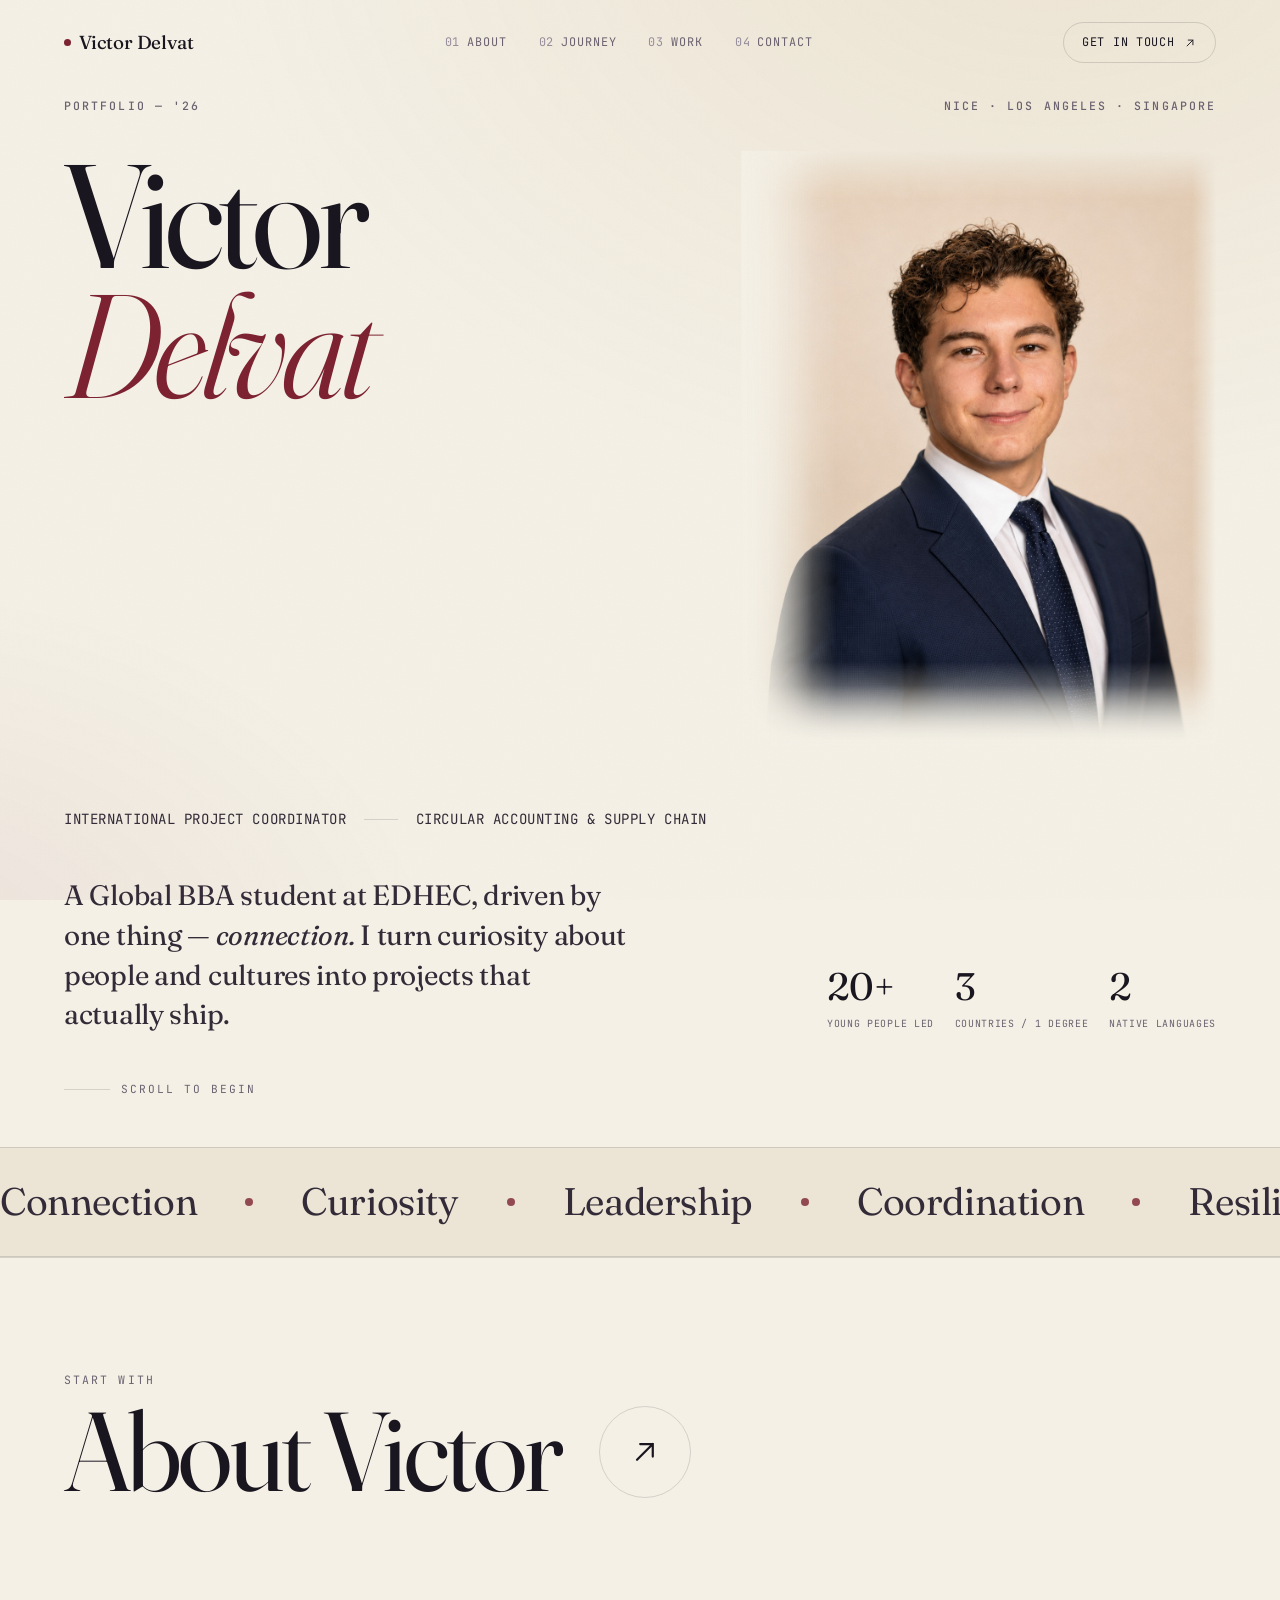
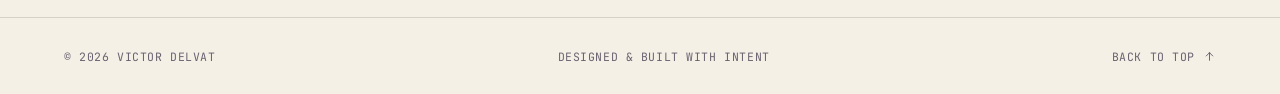
<file: index.html>
<!DOCTYPE html>
<html lang="en">
<head>
<meta charset="UTF-8" />
<meta name="viewport" content="width=device-width, initial-scale=1.0" />
<title>Victor Delvat — International Project Coordinator</title>
<meta name="description" content="Victor Delvat — Global BBA student at EDHEC driven by connection. International project coordinator across France, the United States and Singapore. Circular Accounting & Supply Chain." />
<meta name="author" content="Victor Delvat" />
<meta name="theme-color" content="#F4F0E6" />
<link rel="preconnect" href="https://fonts.googleapis.com" />
<link rel="preconnect" href="https://fonts.gstatic.com" crossorigin />
<link href="https://fonts.googleapis.com/css2?family=Fraunces:ital,opsz,wght@0,9..144,300..600;1,9..144,300..500&family=Inter:wght@400;500;600&family=JetBrains+Mono:wght@400;500&display=swap" rel="stylesheet" />
<link rel="stylesheet" href="assets/styles.css" />
</head>
<body>
<div class="progress" id="progress" aria-hidden="true"></div>
<div class="cursor" id="cursor" aria-hidden="true"></div>
<div class="cursor-dot" id="cursorDot" aria-hidden="true"></div>

<header class="nav" id="nav">
  <a href="index.html" class="nav-name" aria-label="Victor Delvat — home"><span class="dot" aria-hidden="true"></span> Victor Delvat</a>
  <nav class="nav-links" aria-label="Primary">
    <a href="about.html" data-nav="about"><span class="idx">01</span>About</a>
    <a href="journey.html" data-nav="journey"><span class="idx">02</span>Journey</a>
    <a href="work.html" data-nav="work"><span class="idx">03</span>Work</a>
    <a href="contact.html" data-nav="contact"><span class="idx">04</span>Contact</a>
  </nav>
  <a class="btn-resume magnetic" href="contact.html" data-cursor>
    <span>Get in touch <svg viewBox="0 0 24 24" fill="none" stroke="currentColor" stroke-width="1.6" stroke-linecap="round" stroke-linejoin="round" aria-hidden="true"><path d="M7 17 17 7M9 7h8v8"/></svg></span>
  </a>
  <button class="nav-toggle" id="navToggle" aria-label="Open menu" aria-expanded="false"><span></span><span></span></button>
</header>

<div class="menu" id="menu">
  <a href="about.html" data-nav="about"><span class="idx">01</span>About</a>
  <a href="journey.html" data-nav="journey"><span class="idx">02</span>Journey</a>
  <a href="work.html" data-nav="work"><span class="idx">03</span>Work</a>
  <a href="contact.html" data-nav="contact"><span class="idx">04</span>Contact</a>
</div>
<main>
<section class="hero wrap" id="hero">
  <div class="hero-top">
    <p class="label r-up in">Portfolio — '26</p>
    <p class="label r-up in" data-d="1">Nice · Los&nbsp;Angeles · Singapore</p>
  </div>

  <div class="hero-head">
    <h1 class="hero-name display" aria-label="Victor Delvat">
      <span class="reveal-line"><span>Victor</span></span>
      <span class="reveal-line"><span><em>Delvat</em></span></span>
    </h1>
    <figure class="portrait r-up" data-d="2">
      <img src="assets/victor.jpg" alt="Portrait of Victor Delvat"
           onerror="this.closest('.portrait').classList.add('is-empty');this.remove();" />
      <figcaption>Photo<br/>coming soon</figcaption>
    </figure>
  </div>

  <div class="hero-role r-up" data-d="2">
    <span>International Project Coordinator</span>
    <span class="sep" aria-hidden="true"></span>
    <span>Circular Accounting &amp; Supply Chain</span>
  </div>

  <div class="hero-grid">
    <p class="lead hero-lead serif r-up" data-d="3">
      A Global&nbsp;BBA student at EDHEC, driven by one thing — <em>connection.</em>
      I turn curiosity about people and cultures into projects that actually ship.
    </p>
    <div class="hero-meta r-up" data-d="4">
      <div class="hero-stats">
        <div class="stat"><span class="num">20+</span><span class="cap">Young people led</span></div>
        <div class="stat"><span class="num">3</span><span class="cap">Countries / 1 degree</span></div>
        <div class="stat"><span class="num">2</span><span class="cap">Native languages</span></div>
      </div>
    </div>
  </div>

  <div class="scroll-cue r-up" data-d="5">
    <span class="line" aria-hidden="true"></span> Scroll to begin
  </div>
</section>
<div class="marquee" aria-hidden="true">
  <div class="marquee-track" id="marquee">
    <div class="marquee-item">Connection<span></span></div>
    <div class="marquee-item">Curiosity<span></span></div>
    <div class="marquee-item">Leadership<span></span></div>
    <div class="marquee-item">Coordination<span></span></div>
    <div class="marquee-item">Resilience<span></span></div>
    <div class="marquee-item">Culture<span></span></div>
    <!-- duplicate for seamless loop -->
    <div class="marquee-item">Connection<span></span></div>
    <div class="marquee-item">Curiosity<span></span></div>
    <div class="marquee-item">Leadership<span></span></div>
    <div class="marquee-item">Coordination<span></span></div>
    <div class="marquee-item">Resilience<span></span></div>
    <div class="marquee-item">Culture<span></span></div>
  </div>
</div>
</main>

<a class="next-step" href="about.html" aria-label="Next: About Victor">
  <span class="next-inner">
    <span class="ns-label r-up">Start with</span>
    <span class="ns-title serif r-up" data-d="1">About Victor <span class="ns-arrow"><svg viewBox="0 0 24 24" fill="none" stroke="currentColor" stroke-width="1.4" stroke-linecap="round" aria-hidden="true"><path d="M7 17 17 7M9 7h8v8"/></svg></span></span>
  </span>
</a>
<footer class="site-foot">
  <span>© <span id="yr"></span> Victor Delvat</span>
  <span>Designed &amp; built with intent</span>
  <a href="#" class="to-top" data-cursor>Back to top <svg viewBox="0 0 24 24" fill="none" stroke="currentColor" stroke-width="1.8" stroke-linecap="round" aria-hidden="true"><path d="M12 19V5m0 0-6 6m6-6 6 6"/></svg></a>
</footer>
<script src="assets/main.js"></script>
</body>
</html>
</file>
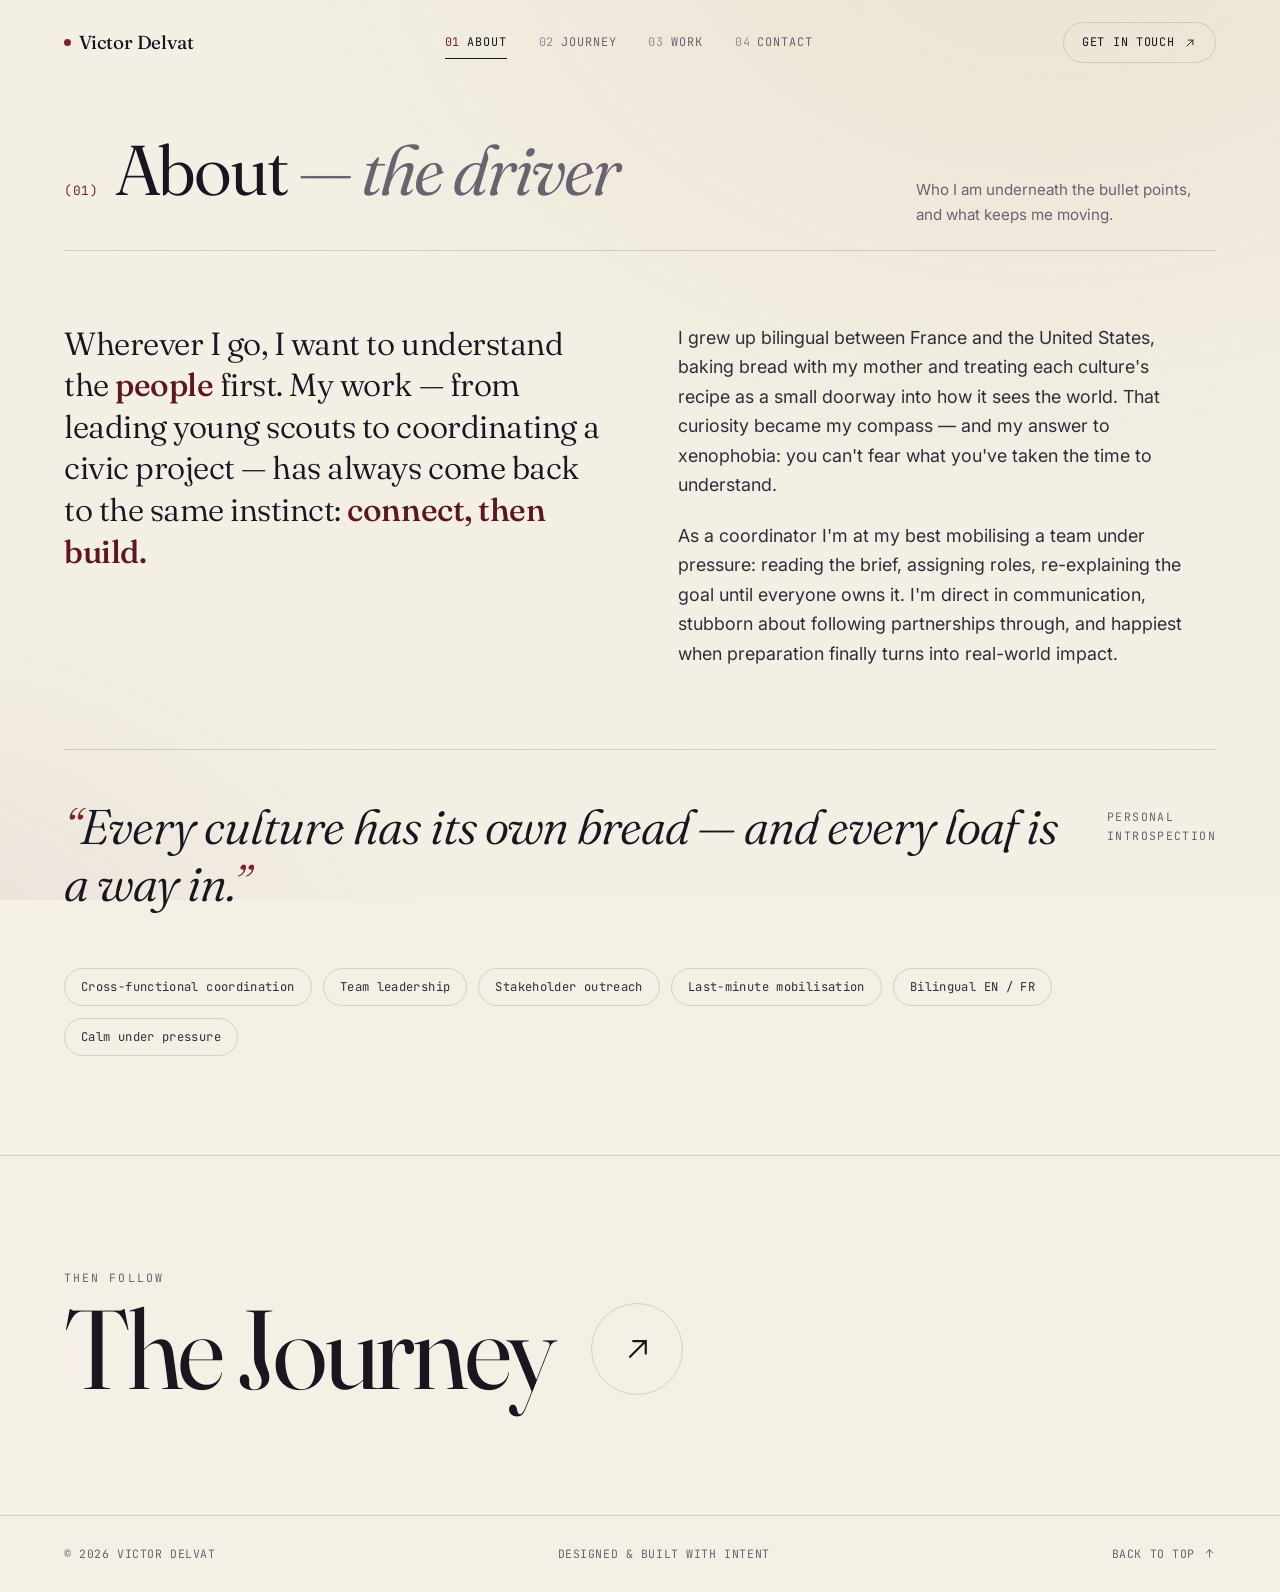
<file: about.html>
<!DOCTYPE html>
<html lang="en">
<head>
<meta charset="UTF-8" />
<meta name="viewport" content="width=device-width, initial-scale=1.0" />
<title>About — Victor Delvat</title>
<meta name="description" content="Who Victor Delvat is beneath the bullet points: connection-driven, curious, and built for cross-cultural coordination." />
<meta name="author" content="Victor Delvat" />
<meta name="theme-color" content="#F4F0E6" />
<link rel="preconnect" href="https://fonts.googleapis.com" />
<link rel="preconnect" href="https://fonts.gstatic.com" crossorigin />
<link href="https://fonts.googleapis.com/css2?family=Fraunces:ital,opsz,wght@0,9..144,300..600;1,9..144,300..500&family=Inter:wght@400;500;600&family=JetBrains+Mono:wght@400;500&display=swap" rel="stylesheet" />
<link rel="stylesheet" href="assets/styles.css" />
</head>
<body>
<div class="progress" id="progress" aria-hidden="true"></div>
<div class="cursor" id="cursor" aria-hidden="true"></div>
<div class="cursor-dot" id="cursorDot" aria-hidden="true"></div>

<header class="nav" id="nav">
  <a href="index.html" class="nav-name" aria-label="Victor Delvat — home"><span class="dot" aria-hidden="true"></span> Victor Delvat</a>
  <nav class="nav-links" aria-label="Primary">
    <a href="about.html" data-nav="about"><span class="idx">01</span>About</a>
    <a href="journey.html" data-nav="journey"><span class="idx">02</span>Journey</a>
    <a href="work.html" data-nav="work"><span class="idx">03</span>Work</a>
    <a href="contact.html" data-nav="contact"><span class="idx">04</span>Contact</a>
  </nav>
  <a class="btn-resume magnetic" href="contact.html" data-cursor>
    <span>Get in touch <svg viewBox="0 0 24 24" fill="none" stroke="currentColor" stroke-width="1.6" stroke-linecap="round" stroke-linejoin="round" aria-hidden="true"><path d="M7 17 17 7M9 7h8v8"/></svg></span>
  </a>
  <button class="nav-toggle" id="navToggle" aria-label="Open menu" aria-expanded="false"><span></span><span></span></button>
</header>

<div class="menu" id="menu">
  <a href="about.html" data-nav="about"><span class="idx">01</span>About</a>
  <a href="journey.html" data-nav="journey"><span class="idx">02</span>Journey</a>
  <a href="work.html" data-nav="work"><span class="idx">03</span>Work</a>
  <a href="contact.html" data-nav="contact"><span class="idx">04</span>Contact</a>
</div>
<main>
<section class="section wrap" id="about">
  <div class="sec-head r-up">
    <span class="idx">(01)</span>
    <h2 class="serif">About <em>— the driver</em></h2>
    <p class="aside">Who I am underneath the bullet points, and what keeps me moving.</p>
  </div>

  <div class="about-grid">
    <p class="about-lead r-up">
      Wherever I go, I want to understand the <strong>people</strong> first.
      My work — from leading young scouts to coordinating a civic project —
      has always come back to the same instinct: <strong>connect, then build.</strong>
    </p>
    <div class="about-body r-up" data-d="1">
      <p>
        I grew up bilingual between France and the United States, baking bread with my
        mother and treating each culture's recipe as a small doorway into how it sees the world.
        That curiosity became my compass — and my answer to xenophobia: you can't fear what
        you've taken the time to understand.
      </p>
      <p>
        As a coordinator I'm at my best mobilising a team under pressure: reading the brief,
        assigning roles, re-explaining the goal until everyone owns it. I'm direct in
        communication, stubborn about following partnerships through, and happiest when
        preparation finally turns into real-world impact.
      </p>
    </div>
  </div>

  <blockquote class="pullquote r-up" data-d="1">
    <p class="q serif">
      <span class="mark">“</span>Every culture has its own bread — and every loaf is
      a way in.<span class="mark">”</span>
    </p>
    <p class="attr">Personal<br/>introspection</p>
  </blockquote>

  <div class="values r-up" data-d="2" aria-label="Core attributes">
    <span class="chip">Cross-functional coordination</span>
    <span class="chip">Team leadership</span>
    <span class="chip">Stakeholder outreach</span>
    <span class="chip">Last-minute mobilisation</span>
    <span class="chip">Bilingual EN / FR</span>
    <span class="chip">Calm under pressure</span>
  </div>
</section>
</main>

<a class="next-step" href="journey.html" aria-label="Next: The Journey">
  <span class="next-inner">
    <span class="ns-label r-up">Then follow</span>
    <span class="ns-title serif r-up" data-d="1">The Journey <span class="ns-arrow"><svg viewBox="0 0 24 24" fill="none" stroke="currentColor" stroke-width="1.4" stroke-linecap="round" aria-hidden="true"><path d="M7 17 17 7M9 7h8v8"/></svg></span></span>
  </span>
</a>
<footer class="site-foot">
  <span>© <span id="yr"></span> Victor Delvat</span>
  <span>Designed &amp; built with intent</span>
  <a href="#" class="to-top" data-cursor>Back to top <svg viewBox="0 0 24 24" fill="none" stroke="currentColor" stroke-width="1.8" stroke-linecap="round" aria-hidden="true"><path d="M12 19V5m0 0-6 6m6-6 6 6"/></svg></a>
</footer>
<script src="assets/main.js"></script>
</body>
</html>
</file>
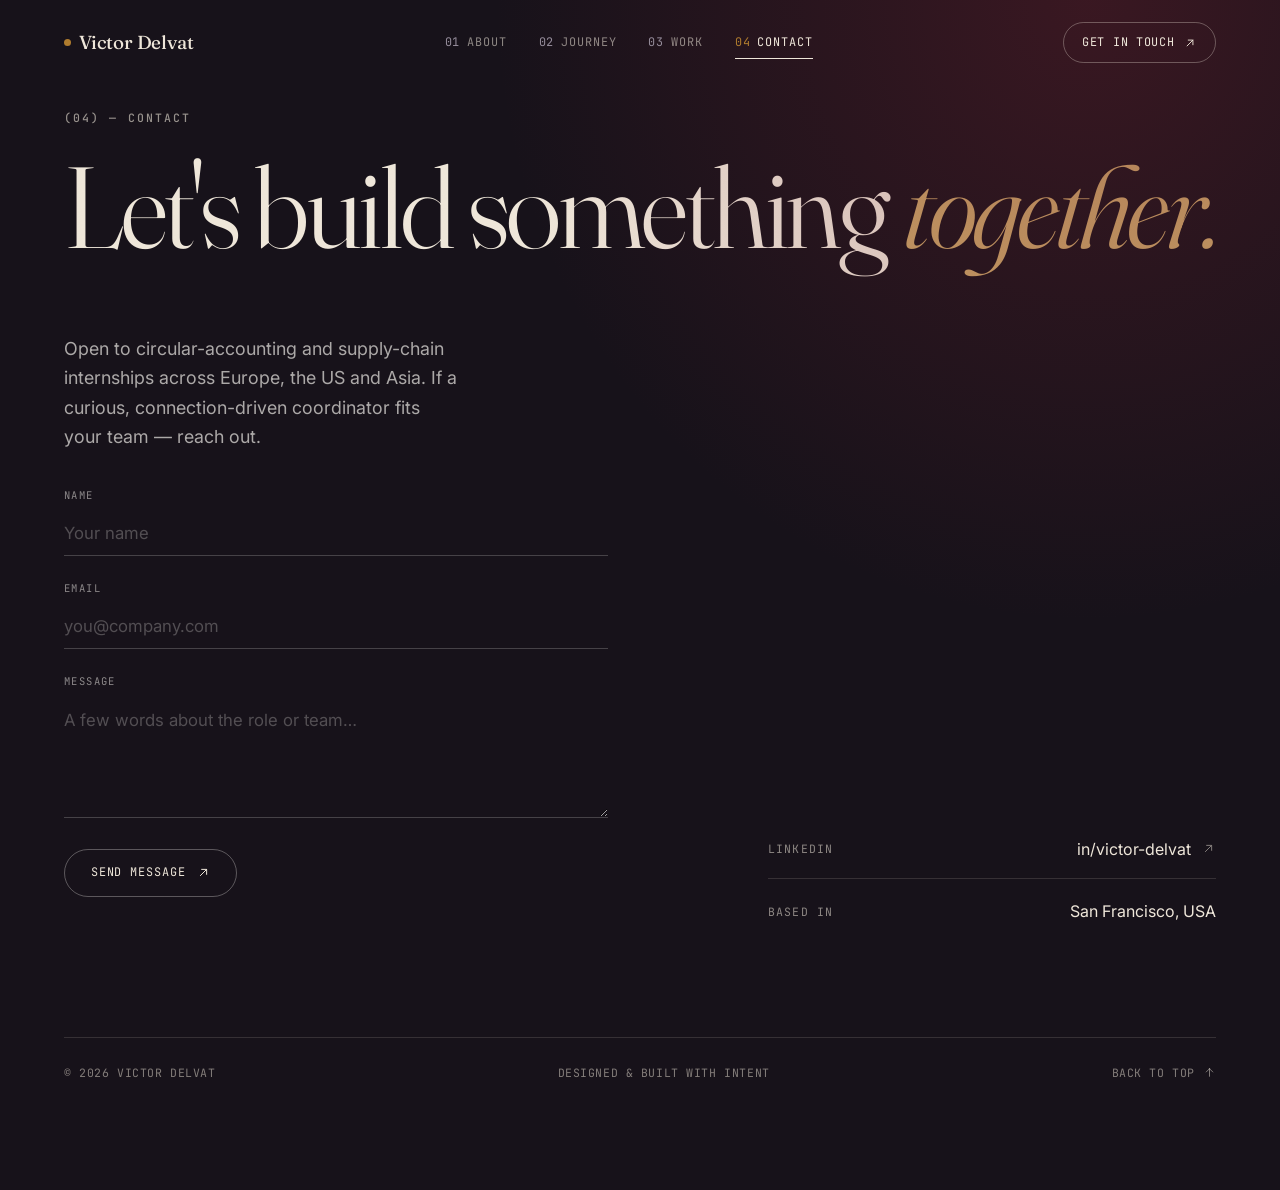
<file: contact.html>
<!DOCTYPE html>
<html lang="en">
<head>
<meta charset="UTF-8" />
<meta name="viewport" content="width=device-width, initial-scale=1.0" />
<title>Contact — Victor Delvat</title>
<meta name="description" content="Get in touch with Victor Delvat — open to circular-accounting and supply-chain internships across Europe, the US and Asia." />
<meta name="author" content="Victor Delvat" />
<meta name="theme-color" content="#F4F0E6" />
<link rel="preconnect" href="https://fonts.googleapis.com" />
<link rel="preconnect" href="https://fonts.gstatic.com" crossorigin />
<link href="https://fonts.googleapis.com/css2?family=Fraunces:ital,opsz,wght@0,9..144,300..600;1,9..144,300..500&family=Inter:wght@400;500;600&family=JetBrains+Mono:wght@400;500&display=swap" rel="stylesheet" />
<link rel="stylesheet" href="assets/styles.css" />
</head>
<body class="on-dark">
<div class="progress" id="progress" aria-hidden="true"></div>
<div class="cursor" id="cursor" aria-hidden="true"></div>
<div class="cursor-dot" id="cursorDot" aria-hidden="true"></div>

<header class="nav" id="nav">
  <a href="index.html" class="nav-name" aria-label="Victor Delvat — home"><span class="dot" aria-hidden="true"></span> Victor Delvat</a>
  <nav class="nav-links" aria-label="Primary">
    <a href="about.html" data-nav="about"><span class="idx">01</span>About</a>
    <a href="journey.html" data-nav="journey"><span class="idx">02</span>Journey</a>
    <a href="work.html" data-nav="work"><span class="idx">03</span>Work</a>
    <a href="contact.html" data-nav="contact"><span class="idx">04</span>Contact</a>
  </nav>
  <a class="btn-resume magnetic" href="contact.html" data-cursor>
    <span>Get in touch <svg viewBox="0 0 24 24" fill="none" stroke="currentColor" stroke-width="1.6" stroke-linecap="round" stroke-linejoin="round" aria-hidden="true"><path d="M7 17 17 7M9 7h8v8"/></svg></span>
  </a>
  <button class="nav-toggle" id="navToggle" aria-label="Open menu" aria-expanded="false"><span></span><span></span></button>
</header>

<div class="menu" id="menu">
  <a href="about.html" data-nav="about"><span class="idx">01</span>About</a>
  <a href="journey.html" data-nav="journey"><span class="idx">02</span>Journey</a>
  <a href="work.html" data-nav="work"><span class="idx">03</span>Work</a>
  <a href="contact.html" data-nav="contact"><span class="idx">04</span>Contact</a>
</div>
<footer class="contact" id="contact">
  <div class="wrap">
    <p class="label r-up">(04) — Contact</p>
    <h2 class="contact-head serif r-up" data-d="1">
      Let's build something <em>together.</em>
    </h2>

    <div class="contact-grid">
      <div class="r-up" data-d="1">
        <p style="color:rgba(236,234,230,0.7);max-width:36ch">
          Open to circular-accounting and supply-chain internships across Europe, the US and Asia.
          If a curious, connection-driven coordinator fits your team — reach out.
        </p>
        <form class="cform r-up" data-d="1" id="contactForm" action="https://api.web3forms.com/submit" method="POST">
          <input type="hidden" name="access_key" value="18f24018-1a38-4fb9-9c02-9bf3e3f29993" />
          <input type="hidden" name="subject" value="New message from your portfolio site" />
          <input type="hidden" name="from_name" value="Victor Delvat — Portfolio" />
          <input type="checkbox" name="botcheck" tabindex="-1" autocomplete="off" aria-hidden="true" style="display:none" />
          <div class="field">
            <label for="cf-name">Name</label>
            <input id="cf-name" name="name" type="text" required autocomplete="name" placeholder="Your name" />
          </div>
          <div class="field">
            <label for="cf-email">Email</label>
            <input id="cf-email" name="email" type="email" required autocomplete="email" placeholder="you@company.com" />
          </div>
          <div class="field">
            <label for="cf-message">Message</label>
            <textarea id="cf-message" name="message" rows="4" required placeholder="A few words about the role or team…"></textarea>
          </div>
          <button class="cform-submit magnetic" type="submit" data-cursor>
            <span>Send message <svg viewBox="0 0 24 24" fill="none" stroke="currentColor" stroke-width="1.6" stroke-linecap="round" stroke-linejoin="round" aria-hidden="true"><path d="M7 17 17 7M9 7h8v8"/></svg></span>
          </button>
          <p class="cform-status" id="cformStatus" role="status" aria-live="polite"></p>
        </form>
      </div>

      <nav class="contact-links r-up" data-d="2" aria-label="Contact links">
        <a href="https://www.linkedin.com/in/victor-delvat-8954a1291" target="_blank" rel="noopener" data-cursor>
          <span class="k">LinkedIn</span>
          <span class="v">in/victor-delvat
            <svg viewBox="0 0 24 24" fill="none" stroke="currentColor" stroke-width="1.6" stroke-linecap="round" aria-hidden="true"><path d="M7 17 17 7M9 7h8v8"/></svg>
          </span>
        </a>
        <a href="#" data-cursor style="border-bottom:none">
          <span class="k">Based in</span>
          <span class="v">San Francisco, USA</span>
        </a>
      </nav>
    </div>

    <div class="foot-in">
      <span>© <span id="yr"></span> Victor Delvat</span>
      <span>Designed &amp; built with intent</span>
      <a href="#hero" class="to-top" data-cursor>
        Back to top
        <svg viewBox="0 0 24 24" fill="none" stroke="currentColor" stroke-width="1.8" stroke-linecap="round" aria-hidden="true"><path d="M12 19V5m0 0-6 6m6-6 6 6"/></svg>
      </a>
    </div>
  </div>
</footer>
<script src="assets/main.js"></script>
</body>
</html>
</file>
<file: assets/styles.css>
/* ============================================================
   VICTOR DELVAT — shared stylesheet (multi-page, bold edition)
   ============================================================ */
:root{
  --paper:#F4F0E6;
  --paper-2:#ECE5D6;
  --surface:#FBF8F1;
  --ink:#1A1620;
  --ink-soft:#332C38;
  --muted:#6B6270;
  --muted-2:#968D9C;
  --line:rgba(26,22,32,0.14);
  --line-soft:rgba(26,22,32,0.07);
  --clay:#7C2230;
  --clay-deep:#5E1721;
  --gold:#B07C2E;
  --gold-soft:#CBA869;
  --dark:#17121A;
  --dark-paper:#EFE7DA;
  --map-land:rgba(26,22,32,0.085);
  --map-hi:rgba(124,34,48,0.42);

  --maxw:1320px;
  --gut:clamp(1.25rem,5vw,5.5rem);

  --ease:cubic-bezier(0.22,1,0.36,1);
  --ease-soft:cubic-bezier(0.65,0.05,0.36,1);
  --r:16px;

  --f-display:"Fraunces",Georgia,serif;
  --f-body:"Inter",system-ui,-apple-system,sans-serif;
  --f-mono:"JetBrains Mono",ui-monospace,monospace;
}

/* ---------- view transitions (cross-page) ---------- */
@view-transition{ navigation:auto; }
@keyframes vt-out{ to{ opacity:0; transform:translateY(-14px) scale(.992); } }
@keyframes vt-in{ from{ opacity:0; transform:translateY(22px) scale(.992); } }
::view-transition-old(root){ animation:vt-out .42s var(--ease) both; }
::view-transition-new(root){ animation:vt-in .55s var(--ease) both; }

/* ============================================================ RESET */
*{margin:0;padding:0;box-sizing:border-box}
html{-webkit-text-size-adjust:100%;scroll-behavior:smooth}
body{
  font-family:var(--f-body);background:var(--paper);color:var(--ink);
  font-size:clamp(1rem,0.55vw + 0.9rem,1.12rem);line-height:1.65;
  -webkit-font-smoothing:antialiased;text-rendering:optimizeLegibility;overflow-x:hidden;
}
img{display:block;max-width:100%}
a{color:inherit;text-decoration:none}
button{font:inherit;color:inherit;background:none;border:none;cursor:pointer}
::selection{background:var(--clay);color:#fff}

/* warm wash + film grain */
body::before{
  content:"";position:fixed;inset:0;z-index:0;pointer-events:none;
  background:
    radial-gradient(120% 120% at 82% -10%, rgba(176,124,46,0.10), transparent 55%),
    radial-gradient(90% 90% at -10% 110%, rgba(124,34,48,0.07), transparent 50%);
}
body::after{
  content:"";position:fixed;inset:0;z-index:9998;pointer-events:none;opacity:.5;
  mix-blend-mode:multiply;
  background-image:url("data:image/svg+xml,%3Csvg xmlns='http://www.w3.org/2000/svg' width='160' height='160'%3E%3Cfilter id='n'%3E%3CfeTurbulence type='fractalNoise' baseFrequency='0.85' numOctaves='2' stitchTiles='stitch'/%3E%3C/filter%3E%3Crect width='100%25' height='100%25' filter='url(%23n)' opacity='0.045'/%3E%3C/svg%3E");
}

.wrap{max-width:var(--maxw);margin-inline:auto;padding-inline:var(--gut)}
.section{position:relative;z-index:1;padding-block:clamp(4.5rem,11vh,9rem)}
main{position:relative;z-index:1}

/* ============================================================ TYPE HELPERS */
.label{font-family:var(--f-mono);font-size:0.72rem;letter-spacing:0.18em;text-transform:uppercase;color:var(--muted);font-weight:500}
.display{font-family:var(--f-display);font-weight:380;line-height:0.9;letter-spacing:-0.025em;font-optical-sizing:auto}
.serif{font-family:var(--f-display)}
.lead{font-size:clamp(1.2rem,1.4vw + 0.9rem,1.75rem);line-height:1.42;letter-spacing:-0.01em;color:var(--ink-soft);max-width:34ch}

.reveal-line{display:block;overflow:hidden}
.reveal-line > span{display:block;transform:translateY(110%);transition:transform 0.95s var(--ease)}
.in .reveal-line > span{transform:translateY(0)}
.in .reveal-line:nth-child(2) > span{transition-delay:0.08s}
.in .reveal-line:nth-child(3) > span{transition-delay:0.16s}

.r-up{opacity:0;transform:translateY(26px);transition:opacity 0.85s var(--ease),transform 0.85s var(--ease)}
.in .r-up,.r-up.in{opacity:1;transform:none}
.r-up[data-d="1"]{transition-delay:0.08s}
.r-up[data-d="2"]{transition-delay:0.16s}
.r-up[data-d="3"]{transition-delay:0.24s}
.r-up[data-d="4"]{transition-delay:0.32s}
.r-up[data-d="5"]{transition-delay:0.40s}

/* ============================================================ CURSOR */
.cursor,.cursor-dot{position:fixed;top:0;left:0;z-index:9999;pointer-events:none;border-radius:50%;mix-blend-mode:multiply;opacity:0}
.cursor{width:40px;height:40px;border:1px solid rgba(26,22,32,0.45);transform:translate(-50%,-50%);
  transition:width .35s var(--ease),height .35s var(--ease),opacity .3s,background .35s var(--ease),border-color .35s}
.cursor-dot{width:5px;height:5px;background:var(--ink);transform:translate(-50%,-50%)}
.cursor.is-hover{width:66px;height:66px;background:rgba(124,34,48,0.10);border-color:transparent}
.cursor.is-hover-dark{border-color:rgba(239,231,218,0.6)}
body.cursor-ready{cursor:none}
body.cursor-ready a,body.cursor-ready button{cursor:none}

/* ============================================================ PROGRESS */
.progress{position:fixed;top:0;left:0;height:2px;width:100%;transform:scaleX(0);transform-origin:0 50%;background:var(--clay);z-index:300}

/* ============================================================ NAV */
.nav{position:fixed;top:0;left:0;right:0;z-index:200;display:flex;align-items:center;justify-content:space-between;
  padding:1.4rem var(--gut);transition:padding .5s var(--ease),background .5s var(--ease),box-shadow .5s var(--ease),backdrop-filter .5s}
.nav.shrunk{padding:0.85rem var(--gut);background:rgba(244,240,230,0.72);backdrop-filter:blur(14px) saturate(120%);
  -webkit-backdrop-filter:blur(14px) saturate(120%);box-shadow:0 1px 0 var(--line-soft)}
.nav-name{font-family:var(--f-display);font-size:1.18rem;font-weight:450;letter-spacing:-0.01em;display:flex;align-items:center;gap:.5rem}
.nav-name .dot{width:7px;height:7px;border-radius:50%;background:var(--clay);display:inline-block}
.nav-links{display:flex;align-items:center;gap:2rem}
.nav-links a{font-family:var(--f-mono);font-size:0.74rem;letter-spacing:0.08em;text-transform:uppercase;color:var(--muted);position:relative;padding:.3rem 0;transition:color .3s var(--ease)}
.nav-links a .idx{color:var(--muted-2);margin-right:.4rem}
.nav-links a::after{content:"";position:absolute;left:0;bottom:-2px;height:1px;width:100%;background:var(--ink);transform:scaleX(0);transform-origin:100% 50%;transition:transform .4s var(--ease)}
.nav-links a:hover,.nav-links a.active{color:var(--ink)}
.nav-links a:hover::after,.nav-links a.active::after{transform:scaleX(1);transform-origin:0 50%}
.nav-links a.active .idx{color:var(--clay)}

.btn-resume{display:inline-flex;align-items:center;gap:.55rem;font-family:var(--f-mono);font-size:0.74rem;letter-spacing:0.06em;text-transform:uppercase;
  border:1px solid var(--line);border-radius:100px;padding:.6rem 1.1rem;color:var(--ink);position:relative;overflow:hidden;
  transition:background .4s var(--ease),color .4s var(--ease),border-color .4s var(--ease)}
.btn-resume span{position:relative;z-index:1;display:inline-flex;align-items:center;gap:.55rem}
.btn-resume::before{content:"";position:absolute;inset:0;background:var(--ink);transform:translateY(101%);transition:transform .5s var(--ease);z-index:0}
.btn-resume:hover{color:var(--paper);border-color:var(--ink)}
.btn-resume:hover::before{transform:translateY(0)}
.btn-resume svg{width:14px;height:14px}
.nav-toggle{display:none}

/* mobile menu */
.menu{position:fixed;inset:0;z-index:190;background:var(--paper);display:flex;flex-direction:column;justify-content:center;gap:1rem;padding:var(--gut);transform:translateY(-100%);transition:transform .6s var(--ease)}
.menu.open{transform:translateY(0)}
.menu a{font-family:var(--f-display);font-size:clamp(2rem,9vw,3.5rem);font-weight:380;letter-spacing:-0.02em;display:flex;align-items:baseline;gap:1rem}
.menu a .idx{font-family:var(--f-mono);font-size:0.9rem;color:var(--clay)}

/* inner pages: clear the fixed nav */
main > .section:first-child:not(.hero){padding-top:clamp(7rem,15vh,11rem)}

/* dark-themed pages (contact): make the nav legible over dark */
body.on-dark .nav-name{color:var(--dark-paper)}
body.on-dark .nav-name .dot{background:var(--gold)}
body.on-dark .nav-links a{color:rgba(239,231,218,0.55)}
body.on-dark .nav-links a:hover,body.on-dark .nav-links a.active{color:var(--dark-paper)}
body.on-dark .nav-links a::after{background:var(--dark-paper)}
body.on-dark .nav-links a.active .idx{color:var(--gold)}
body.on-dark .btn-resume{color:var(--dark-paper);border-color:rgba(239,231,218,0.32)}
body.on-dark .btn-resume::before{background:var(--dark-paper)}
body.on-dark .btn-resume:hover{color:var(--dark)}
body.on-dark .nav.shrunk{background:rgba(23,18,26,0.62);box-shadow:0 1px 0 rgba(239,231,218,0.1)}
body.on-dark .nav-toggle span{background:var(--dark-paper)}
body.on-dark .cursor{border-color:rgba(239,231,218,0.5);mix-blend-mode:screen}
body.on-dark .cursor-dot{background:var(--dark-paper);mix-blend-mode:screen}

/* ============================================================ HERO */
.hero{min-height:100svh;display:flex;flex-direction:column;justify-content:center;padding-top:6rem;padding-bottom:3rem;position:relative;z-index:1}
.hero-top{display:flex;justify-content:space-between;align-items:flex-end;gap:2rem;margin-bottom:clamp(1.5rem,4vh,3rem);flex-wrap:wrap}
.hero-head{display:grid;grid-template-columns:minmax(0,1fr) minmax(0,0.92fr);align-items:start;gap:clamp(1.5rem,4vw,3.5rem)}
.hero-name{font-size:clamp(3rem,11.5vw,11rem);letter-spacing:-0.04em;line-height:0.88}
.hero-name em{font-style:italic;font-weight:320;color:var(--clay)}
.hero-role{display:flex;align-items:center;gap:1.1rem;flex-wrap:wrap;margin-top:clamp(2.5rem,7vh,5.5rem);
  font-family:var(--f-mono);font-size:clamp(0.78rem,1.1vw,0.95rem);letter-spacing:0.04em;text-transform:uppercase;color:var(--ink-soft)}
.hero-role .sep{width:34px;height:1px;background:var(--line);display:inline-block}
.hero-grid{display:grid;grid-template-columns:minmax(0,1.2fr) minmax(0,1.15fr);gap:clamp(1.5rem,3vw,3.2rem);align-items:end;margin-top:clamp(2rem,5vh,4rem)}
.hero-lead{align-self:end}
.hero-meta{display:flex;flex-direction:column;gap:.9rem;align-items:flex-start;justify-self:end}
.hero-stats{display:flex;gap:clamp(0.8rem,1.6vw,1.5rem);flex-wrap:nowrap}
.hero-stats .stat{flex:none}
.stat .num{font-family:var(--f-display);font-size:clamp(1.9rem,3vw,2.8rem);line-height:1;font-weight:400;display:block}
.stat .cap{font-family:var(--f-mono);font-size:0.62rem;letter-spacing:0.07em;text-transform:uppercase;color:var(--muted);margin-top:.5rem;white-space:nowrap}
.scroll-cue{display:flex;align-items:center;gap:.7rem;margin-top:clamp(2rem,5vh,3.5rem);font-family:var(--f-mono);font-size:0.7rem;letter-spacing:0.18em;text-transform:uppercase;color:var(--muted)}
.scroll-cue .line{position:relative;width:46px;height:1px;background:var(--line);overflow:hidden}
.scroll-cue .line::after{content:"";position:absolute;inset:0;background:var(--ink);transform:translateX(-100%);animation:cue 2.4s var(--ease) infinite}
@keyframes cue{0%{transform:translateX(-100%)}50%{transform:translateX(0)}100%{transform:translateX(100%)}}

/* ============================================================ PORTRAIT / PHOTO SLOTS */
.portrait{position:relative;justify-self:end;align-self:start;height:clamp(400px,66vh,720px);aspect-ratio:4/5;width:auto;max-width:100%}
.portrait.is-empty{border:1px dashed var(--line);border-radius:18px;background:var(--paper-2);overflow:hidden}
.portrait:not(.is-empty) img{object-position:50% 12%;
  -webkit-mask-image:linear-gradient(to right,transparent 0,#000 15%,#000 95%,transparent 100%),linear-gradient(to bottom,transparent 0,#000 8%,#000 90%,transparent 100%);
  -webkit-mask-composite:source-in;
  mask-image:linear-gradient(to right,transparent 0,#000 15%,#000 95%,transparent 100%),linear-gradient(to bottom,transparent 0,#000 8%,#000 90%,transparent 100%);
  mask-composite:intersect}
.portrait:not(.is-empty)::after{content:"";position:absolute;inset:0;z-index:2;pointer-events:none;
  background:linear-gradient(to right,var(--paper),transparent 20%),linear-gradient(to top,var(--paper),transparent 14%)}
.portrait img,.photo img{position:absolute;inset:0;width:100%;height:100%;object-fit:cover;z-index:1}
.portrait figcaption,.photo figcaption{position:absolute;inset:0;display:flex;align-items:center;justify-content:center;text-align:center;
  font-family:var(--f-mono);font-size:0.64rem;letter-spacing:0.14em;text-transform:uppercase;color:var(--muted-2);line-height:1.7}
.portrait.is-empty,.photo.is-empty{border-style:dashed}
.photo{position:relative;overflow:hidden;border:1px solid var(--line);border-radius:var(--r);background:var(--paper-2)}

/* ============================================================ SECTION HEADER */
.sec-head{display:flex;align-items:baseline;gap:1rem;margin-bottom:clamp(2.5rem,6vw,4.5rem);border-bottom:1px solid var(--line);padding-bottom:1.4rem;flex-wrap:wrap}
.sec-head .idx{font-family:var(--f-mono);font-size:0.8rem;color:var(--clay);letter-spacing:0.05em}
.sec-head h1,.sec-head h2{font-size:clamp(2.2rem,5.5vw,4.6rem);font-weight:360;letter-spacing:-0.03em;line-height:1}
.sec-head h1 em,.sec-head h2 em{font-style:italic;color:var(--muted)}
.sec-head .aside{margin-left:auto;max-width:30ch;color:var(--muted);font-size:0.95rem}

/* ============================================================ ABOUT */
.about-grid{display:grid;grid-template-columns:1fr 1fr;gap:clamp(2.5rem,6vw,6rem);align-items:start}
.about-lead{font-family:var(--f-display);font-weight:340;font-size:clamp(1.6rem,2.5vw,2.4rem);line-height:1.3;letter-spacing:-0.015em}
.about-lead strong{font-weight:500;color:var(--clay-deep)}
.about-body p{color:var(--ink-soft);margin-bottom:1.3rem;max-width:46ch}
.about-body p:last-child{margin-bottom:0}
.pullquote{margin-top:clamp(3rem,7vw,5rem);border-top:1px solid var(--line);padding-top:clamp(2rem,4vw,3rem);display:grid;grid-template-columns:auto 1fr;gap:clamp(1.5rem,4vw,3rem);align-items:start}
.pullquote .q{font-family:var(--f-display);font-style:italic;font-weight:330;font-size:clamp(1.8rem,3.8vw,3.4rem);line-height:1.18;letter-spacing:-0.02em}
.pullquote .q .mark{color:var(--clay)}
.pullquote .attr{font-family:var(--f-mono);font-size:0.72rem;letter-spacing:0.12em;text-transform:uppercase;color:var(--muted);white-space:nowrap;padding-top:.6rem}
.values{display:flex;flex-wrap:wrap;gap:.7rem;margin-top:clamp(2.5rem,5vw,3.5rem)}
.chip{font-family:var(--f-mono);font-size:0.76rem;letter-spacing:0.03em;border:1px solid var(--line);border-radius:100px;padding:.5rem 1rem;color:var(--ink-soft);transition:background .35s var(--ease),color .35s var(--ease),border-color .35s var(--ease)}
.chip:hover{background:var(--ink);color:var(--paper);border-color:var(--ink)}

/* ============================================================ PATH / JOURNEY */
.path-list{display:flex;flex-direction:column}
.stop{display:grid;grid-template-columns:0.6fr 1.6fr 1fr;gap:clamp(1rem,3vw,3rem);padding:clamp(1.6rem,3.5vw,2.6rem) 0;border-top:1px solid var(--line);align-items:start;position:relative;transition:background .5s var(--ease)}
.stop:last-child{border-bottom:1px solid var(--line)}
.stop:hover{background:linear-gradient(90deg,rgba(124,34,48,0.05),transparent 70%)}
.stop .yr{font-family:var(--f-mono);font-size:0.8rem;color:var(--muted);letter-spacing:0.03em;padding-top:.45rem}
.stop .place h3{font-family:var(--f-display);font-size:clamp(1.4rem,2.6vw,2.1rem);font-weight:400;letter-spacing:-0.015em;line-height:1.1}
.stop .place .loc{display:flex;align-items:center;gap:.55rem;margin-top:.6rem;font-size:0.92rem;color:var(--muted)}
.stop .place .loc svg{width:14px;height:14px;color:var(--clay);flex:none}
.stop .detail{color:var(--ink-soft);font-size:0.97rem;padding-top:.3rem}
.stop .detail .courses{display:flex;flex-wrap:wrap;gap:.4rem;margin-top:.9rem}
.stop .detail .courses span{font-family:var(--f-mono);font-size:0.68rem;color:var(--muted);border:1px solid var(--line-soft);border-radius:6px;padding:.25rem .5rem}
.stop .num-big{position:absolute;right:0;top:50%;transform:translateY(-50%);font-family:var(--f-display);font-size:clamp(3rem,8vw,7rem);font-style:italic;color:rgba(26,22,32,0.05);font-weight:300;pointer-events:none;z-index:-1}

.journey{position:relative;width:100%;aspect-ratio:950/620;margin-bottom:clamp(2.5rem,6vw,4.5rem);border:1px solid var(--line);border-radius:18px;overflow:hidden;
  background:radial-gradient(120% 130% at 50% -20%, rgba(176,124,46,0.10), transparent 55%),radial-gradient(90% 90% at 95% 110%, rgba(124,34,48,0.08), transparent 55%),var(--surface)}
.world-base,.map-overlay{position:absolute;inset:0;width:100%;height:100%}
.world-base path{fill:var(--map-land);stroke:none;transition:fill 1.2s var(--ease)}
.world-base #france,.world-base #usa{fill:var(--map-land)}
.journey.in .world-base #france,.journey.in .world-base #usa{fill:var(--map-hi)}
.map-overlay{overflow:visible}
.route{fill:none;stroke:var(--gold);stroke-width:2.4;stroke-linecap:round;stroke-linejoin:round;stroke-dasharray:var(--len);stroke-dashoffset:var(--len);transition:stroke-dashoffset 2.1s var(--ease-soft);filter:drop-shadow(0 1px 1px rgba(176,124,46,0.35))}
.journey.in .route{stroke-dashoffset:0}
.route-ghost{fill:none;stroke:var(--line);stroke-width:1;stroke-dasharray:2 6}
.plane{fill:var(--ink)}
.plane-wrap{opacity:0;transition:opacity .4s var(--ease)}
.journey.in .plane-wrap{opacity:1}
.mk-ring{fill:none;stroke:var(--clay);stroke-width:2;opacity:0;transform-box:fill-box;transform-origin:center}
.journey.in .mk-ring{animation:pulse 2.6s var(--ease) infinite}
.mk-dot{fill:var(--clay)}.mk-dot.gold{fill:var(--gold)}
@keyframes pulse{0%{opacity:.55;transform:scale(.6)}70%{opacity:0;transform:scale(2.6)}100%{opacity:0;transform:scale(2.6)}}
.city{position:absolute;transform:translate(-50%,-50%);display:flex;flex-direction:column;gap:.15rem;align-items:center;pointer-events:none;text-align:center;opacity:0;transition:opacity .7s var(--ease)}
.journey.in .city{opacity:1}
.city .c-name{font-family:var(--f-display);font-size:clamp(.8rem,1.5vw,1.15rem);font-weight:500;line-height:1;letter-spacing:-.01em;color:var(--ink);white-space:nowrap}
.city .c-meta{font-family:var(--f-mono);font-size:clamp(.5rem,.9vw,.66rem);letter-spacing:.1em;text-transform:uppercase;color:var(--muted);white-space:nowrap}
.city .c-tag{font-family:var(--f-mono);font-size:clamp(.46rem,.8vw,.58rem);letter-spacing:.12em;text-transform:uppercase;color:var(--gold);margin-bottom:.1rem}
.city.below{flex-direction:column-reverse}
.journey-cap{position:absolute;left:clamp(1rem,3vw,2rem);bottom:clamp(1rem,3vw,1.6rem);font-family:var(--f-mono);font-size:.64rem;letter-spacing:.14em;text-transform:uppercase;color:var(--muted-2);display:flex;align-items:center;gap:.6rem}
.journey-cap .pin{width:7px;height:7px;border-radius:50%;background:var(--gold)}

/* ============================================================ WORK */
.work-list{display:flex;flex-direction:column;gap:0}
.job{display:grid;grid-template-columns:auto 1fr auto;gap:clamp(1.2rem,3vw,3rem);padding:clamp(1.8rem,4vw,3rem) 0;border-top:1px solid var(--line);align-items:center;cursor:pointer;position:relative}
.job:last-child{border-bottom:1px solid var(--line)}
.job .j-main{display:flex;flex-direction:column;gap:.2rem}
.job .j-title{font-family:var(--f-display);font-size:clamp(1.6rem,3.6vw,2.9rem);font-weight:400;letter-spacing:-0.02em;line-height:1.04;transition:color .4s var(--ease);display:flex;align-items:center;gap:.8rem;flex-wrap:wrap}
.job .j-title .tag{font-family:var(--f-mono);font-size:0.62rem;letter-spacing:0.1em;text-transform:uppercase;color:var(--clay);border:1px solid var(--clay);border-radius:100px;padding:.2rem .55rem;transform:translateY(-3px)}
.job .j-org{color:var(--muted);font-size:0.97rem;margin-top:.35rem}
.job .j-side{text-align:right;display:flex;flex-direction:column;align-items:flex-end;gap:.5rem}
.job .j-yr{font-family:var(--f-mono);font-size:0.78rem;color:var(--muted)}
.job .j-arrow{width:42px;height:42px;border:1px solid var(--line);border-radius:50%;display:flex;align-items:center;justify-content:center;transition:background .4s var(--ease),border-color .4s var(--ease),transform .4s var(--ease)}
.job .j-arrow svg{width:16px;height:16px;transition:transform .4s var(--ease),color .4s var(--ease)}
.job:hover .j-title{color:var(--clay-deep)}
.job:hover .j-arrow{background:var(--ink);border-color:var(--ink);transform:rotate(45deg)}
.job:hover .j-arrow svg{color:var(--paper);transform:rotate(-45deg)}
.job-detail{grid-column:1 / -1;display:grid;grid-template-rows:0fr;transition:grid-template-rows .55s var(--ease)}
.job-detail-inner{overflow:hidden}
.job.open .job-detail{grid-template-rows:1fr}
.job-detail ul{list-style:none;padding-top:1.5rem;display:grid;grid-template-columns:repeat(auto-fit,minmax(240px,1fr));gap:.9rem 2.5rem;max-width:60rem}
.job-detail li{position:relative;padding-left:1.4rem;color:var(--ink-soft);font-size:0.96rem;line-height:1.5}
.job-detail li::before{content:"";position:absolute;left:0;top:.6em;width:6px;height:6px;border-radius:50%;background:var(--clay)}

/* logos */
.logo{position:relative;display:inline-flex;align-items:center;justify-content:center;flex:none;width:58px;height:58px;padding:5px;overflow:hidden;border:1px solid var(--line);border-radius:13px;background:var(--surface);
  font-family:var(--f-mono);font-weight:500;font-size:0.5rem;letter-spacing:0.04em;line-height:1.18;text-transform:uppercase;color:var(--ink-soft);text-align:center;transition:border-color .4s var(--ease),background .4s var(--ease)}
.logo img{position:absolute;inset:0;width:100%;height:100%;object-fit:contain;padding:9px;background:var(--surface);z-index:1}
.logo b{font-weight:600}
.job:hover .j-logo{border-color:var(--clay)}
.logo-uni{display:flex;width:54px;height:54px;margin-bottom:1.1rem}

.certs{display:grid;grid-template-columns:repeat(auto-fit,minmax(240px,1fr));gap:1.2rem;margin-top:clamp(2.5rem,5vw,4rem)}
.cert{border:1px solid var(--line);border-radius:var(--r);padding:1.6rem;background:var(--surface);transition:transform .45s var(--ease),box-shadow .45s var(--ease),border-color .45s var(--ease);display:flex;flex-direction:column;gap:.6rem}
.cert:hover{transform:translateY(-5px);box-shadow:0 18px 40px -22px rgba(26,22,32,0.3);border-color:var(--clay)}
.cert .c-ico{width:30px;height:30px;color:var(--clay)}
.cert .c-ico svg{width:100%;height:100%}
.cert h4{font-family:var(--f-display);font-size:1.25rem;font-weight:450;letter-spacing:-0.01em}
.cert p{font-size:0.88rem;color:var(--muted)}

/* ============================================================ NEXT-STEP CTA */
.next-step{position:relative;z-index:1;display:block;border-top:1px solid var(--line);padding-block:clamp(3.5rem,9vw,7rem);transition:background .5s var(--ease)}
.next-step:hover{background:linear-gradient(180deg,rgba(124,34,48,0.04),transparent)}
.next-inner{max-width:var(--maxw);margin-inline:auto;padding-inline:var(--gut);display:flex;flex-direction:column;gap:.6rem}
.next-step .ns-label{font-family:var(--f-mono);font-size:0.72rem;letter-spacing:0.18em;text-transform:uppercase;color:var(--muted)}
.next-step .ns-title{font-family:var(--f-display);font-weight:380;font-size:clamp(2.6rem,9vw,7rem);line-height:0.95;letter-spacing:-0.03em;display:flex;align-items:center;gap:clamp(1rem,3vw,2.5rem);flex-wrap:wrap;transition:color .4s var(--ease)}
.next-step:hover .ns-title{color:var(--clay-deep)}
.next-step .ns-arrow{display:inline-flex;align-items:center;justify-content:center;width:clamp(54px,8vw,92px);height:clamp(54px,8vw,92px);border:1px solid var(--line);border-radius:50%;transition:background .45s var(--ease),border-color .45s var(--ease),transform .45s var(--ease);flex:none}
.next-step .ns-arrow svg{width:42%;height:42%;transition:transform .45s var(--ease),color .45s var(--ease)}
.next-step:hover .ns-arrow{background:var(--clay);border-color:var(--clay);transform:rotate(45deg)}
.next-step:hover .ns-arrow svg{color:var(--paper);transform:rotate(-45deg)}

/* ============================================================ CONTACT (dark) */
.contact{position:relative;z-index:1;background:var(--dark);color:var(--dark-paper);padding-block:clamp(5rem,12vh,9rem);overflow:hidden;min-height:100svh;display:flex;align-items:center}
.contact::before{content:"";position:absolute;inset:0;pointer-events:none;background:radial-gradient(80% 90% at 85% 0%,rgba(124,34,48,0.34),transparent 58%)}
.contact .label{color:rgba(239,231,218,0.6)}
.contact-head{font-family:var(--f-display);font-weight:330;font-size:clamp(2.8rem,9vw,7.5rem);line-height:0.96;letter-spacing:-0.03em;margin-block:1.5rem 0}
.contact-head em{font-style:italic;color:var(--gold-soft)}
.contact-grid{display:grid;grid-template-columns:1.4fr 1fr;gap:clamp(2.5rem,6vw,5rem);margin-top:clamp(2.5rem,6vw,4.5rem);align-items:end}
.contact-cta{display:inline-flex;align-items:center;gap:1rem;margin-top:2rem;font-family:var(--f-display);font-size:clamp(1.6rem,3.5vw,2.6rem);font-weight:400;letter-spacing:-0.02em;color:var(--dark-paper);position:relative}
.contact-cta .u{position:relative}
.contact-cta .u::after{content:"";position:absolute;left:0;bottom:2px;height:1px;width:100%;background:currentColor;transform:scaleX(0);transform-origin:0 50%;transition:transform .5s var(--ease)}
.contact-cta:hover .u::after{transform:scaleX(1)}
.contact-cta .arrow{width:54px;height:54px;border-radius:50%;border:1px solid rgba(239,231,218,0.3);display:flex;align-items:center;justify-content:center;flex:none;transition:background .4s var(--ease),transform .4s var(--ease)}
.contact-cta .arrow svg{width:20px;height:20px;transition:transform .4s var(--ease)}
.contact-cta:hover .arrow{background:var(--clay);border-color:var(--clay);transform:rotate(45deg)}
.contact-cta:hover .arrow svg{transform:rotate(-45deg)}
.contact-links{display:flex;flex-direction:column;gap:.2rem}
.contact-links a{display:flex;align-items:center;justify-content:space-between;gap:1rem;padding:1rem 0;border-bottom:1px solid rgba(239,231,218,0.14);font-size:1rem;transition:padding-left .4s var(--ease)}
.contact-links a .k{font-family:var(--f-mono);font-size:0.72rem;letter-spacing:0.1em;text-transform:uppercase;color:rgba(239,231,218,0.55)}
.contact-links a .v{display:flex;align-items:center;gap:.6rem}
.contact-links a svg{width:15px;height:15px;opacity:.5;transition:opacity .4s,transform .4s var(--ease)}
.contact-links a:hover{padding-left:.5rem}
.contact-links a:hover svg{opacity:1;transform:translate(2px,-2px)}

/* ============================================================ SITE FOOTER */
.site-foot{position:relative;z-index:1;display:flex;justify-content:space-between;align-items:center;gap:1.5rem;flex-wrap:wrap;
  max-width:var(--maxw);margin-inline:auto;padding:1.8rem var(--gut);border-top:1px solid var(--line);
  font-family:var(--f-mono);font-size:0.72rem;letter-spacing:0.05em;color:var(--muted);text-transform:uppercase}
.site-foot a{transition:color .3s}
.site-foot a:hover{color:var(--ink)}
.to-top{display:inline-flex;align-items:center;gap:.5rem}
.to-top svg{width:13px;height:13px}
.contact .foot-in{display:flex;justify-content:space-between;align-items:center;gap:1.5rem;flex-wrap:wrap;margin-top:clamp(3.5rem,8vw,6rem);padding-top:1.6rem;border-top:1px solid rgba(239,231,218,0.14);font-family:var(--f-mono);font-size:0.72rem;letter-spacing:0.05em;color:rgba(239,231,218,0.5);text-transform:uppercase}
.contact .foot-in a{transition:color .3s}.contact .foot-in a:hover{color:var(--dark-paper)}

/* ============================================================ MARQUEE */
.marquee{border-block:1px solid var(--line);padding-block:1.4rem;overflow:hidden;position:relative;z-index:1;background:var(--paper-2)}
.marquee-track{display:flex;gap:3rem;width:max-content;animation:slide 38s linear infinite;will-change:transform}
.marquee:hover .marquee-track{animation-play-state:paused}
.marquee-item{font-family:var(--f-display);font-size:clamp(1.4rem,3vw,2.4rem);font-weight:380;letter-spacing:-0.01em;color:var(--ink-soft);display:flex;align-items:center;gap:3rem;white-space:nowrap}
.marquee-item > span{display:none}
.marquee-item::after{content:"";width:8px;height:8px;border-radius:50%;background:var(--clay);flex:none;opacity:.8}
@keyframes slide{to{transform:translateX(-50%)}}

/* ============================================================ TILT */
.tilt{transition:transform .4s var(--ease)}

/* ============================================================ RESPONSIVE */
@media (max-width:900px){
  .nav-links{display:none}
  .nav-toggle{display:flex;flex-direction:column;gap:5px;width:30px;height:30px;align-items:center;justify-content:center}
  .nav-toggle span{width:22px;height:1.5px;background:var(--ink);transition:transform .4s var(--ease),opacity .3s}
  .nav-toggle[aria-expanded="true"] span:first-child{transform:translateY(3.25px) rotate(45deg)}
  .nav-toggle[aria-expanded="true"] span:last-child{transform:translateY(-3.25px) rotate(-45deg)}
  .hero-head{grid-template-columns:1fr;gap:2rem}
  .portrait{height:auto;width:min(72%,300px);aspect-ratio:4/5;justify-self:start}
  .hero-stats{flex-wrap:wrap;gap:1.4rem}
  .hero-grid{grid-template-columns:1fr;gap:2.5rem}
  .hero-meta{justify-self:start}
  .about-grid{grid-template-columns:1fr;gap:2rem}
  .stop{grid-template-columns:1fr;gap:.6rem}
  .stop .yr{padding-top:0}
  .stop .num-big{display:none}
  .job{grid-template-columns:auto 1fr;gap:1rem}
  .job .j-side{grid-column:2;flex-direction:row;align-items:center;justify-content:space-between;width:100%;margin-top:.4rem}
  .pullquote{grid-template-columns:1fr}
  .contact-grid{grid-template-columns:1fr}
  .sec-head .aside{margin-left:0;flex-basis:100%}
}
@media (hover:none){.cursor,.cursor-dot{display:none!important}}

/* ============================================================ REDUCED MOTION */
@media (prefers-reduced-motion:reduce){
  html{scroll-behavior:auto}
  *,*::before,*::after{animation-duration:0.001ms!important;animation-iteration-count:1!important;transition-duration:0.001ms!important}
  .reveal-line > span{transform:none}.r-up{opacity:1;transform:none}.marquee-track{animation:none}
  .cursor,.cursor-dot{display:none!important}body.cursor-ready{cursor:auto}
  ::view-transition-old(root),::view-transition-new(root){animation:none!important}
}
a:focus-visible,button:focus-visible{outline:2px solid var(--clay);outline-offset:3px;border-radius:2px}

/* ============================================================ CONTACT FORM */
.cform{margin-top:2.2rem;max-width:34rem;display:flex;flex-direction:column;gap:1.5rem}
.cform .field{display:flex;flex-direction:column;gap:.5rem}
.cform label{font-family:var(--f-mono);font-size:.66rem;letter-spacing:.13em;text-transform:uppercase;color:rgba(236,234,230,0.55)}
.cform input,.cform textarea{
  width:100%;background:transparent;border:none;border-bottom:1px solid rgba(236,234,230,0.22);
  color:var(--dark-paper);font-family:var(--f-body);font-size:1.05rem;line-height:1.5;
  padding:.55rem 0;transition:border-color .4s var(--ease);
}
.cform textarea{resize:vertical;min-height:3.4rem}
.cform input::placeholder,.cform textarea::placeholder{color:rgba(236,234,230,0.28)}
.cform input:focus,.cform textarea:focus{outline:none;border-color:var(--gold)}
.cform-submit{
  align-self:flex-start;margin-top:.4rem;display:inline-flex;align-items:center;
  font-family:var(--f-mono);font-size:.74rem;letter-spacing:.08em;text-transform:uppercase;
  border:1px solid rgba(236,234,230,0.32);border-radius:100px;padding:.85rem 1.6rem;
  color:var(--dark-paper);position:relative;overflow:hidden;
  transition:color .45s var(--ease),border-color .45s var(--ease);
}
.cform-submit::before{content:"";position:absolute;inset:0;background:var(--gold);transform:translateY(101%);transition:transform .55s var(--ease);z-index:0}
.cform-submit span{position:relative;z-index:1;display:inline-flex;align-items:center;gap:.6rem}
.cform-submit svg{width:15px;height:15px}
.cform-submit:hover{color:var(--dark);border-color:var(--gold)}
.cform-submit:hover::before{transform:translateY(0)}
.cform-submit[disabled]{opacity:.55;pointer-events:none}
.cform-status{min-height:1.3em;font-family:var(--f-mono);font-size:.78rem;letter-spacing:.02em;color:rgba(236,234,230,0.6);margin-top:.2rem}
.cform-status.ok{color:var(--gold-soft)}
.cform-status.err{color:#E08A7D}
</file>
